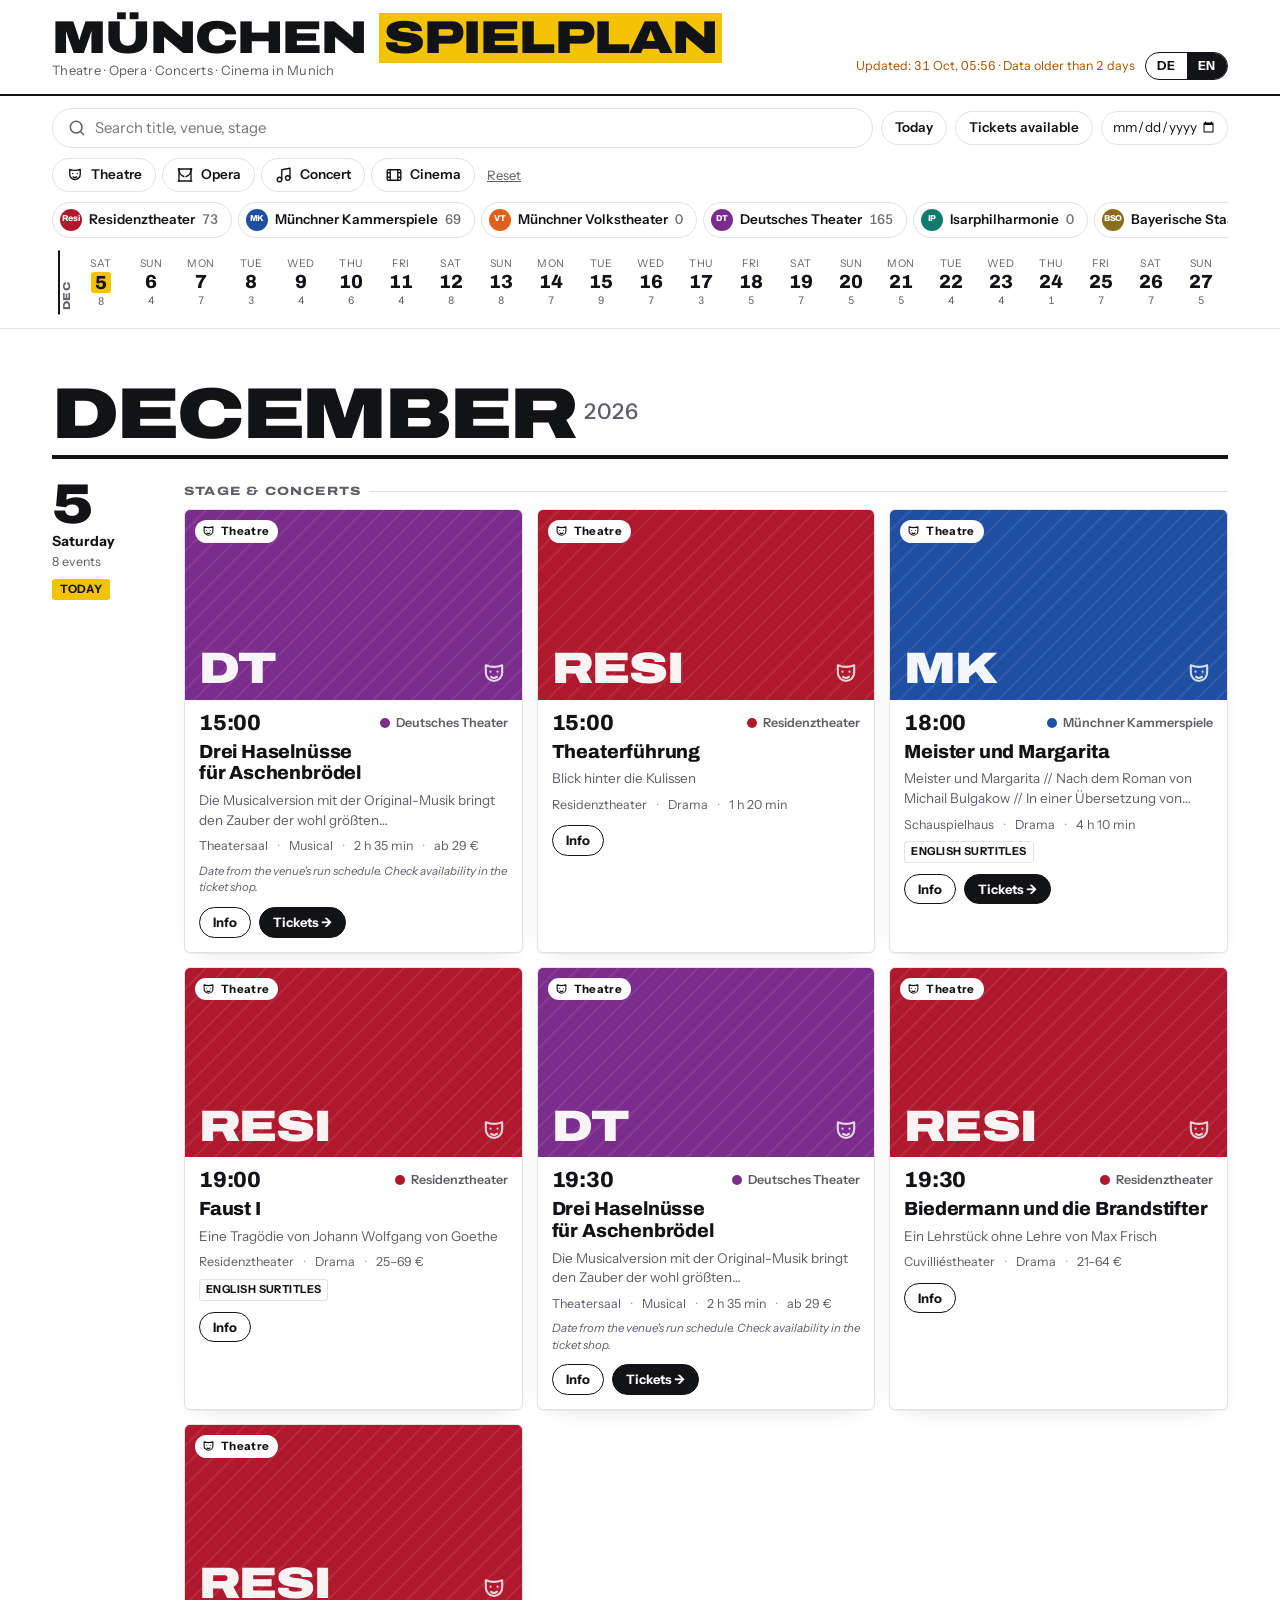
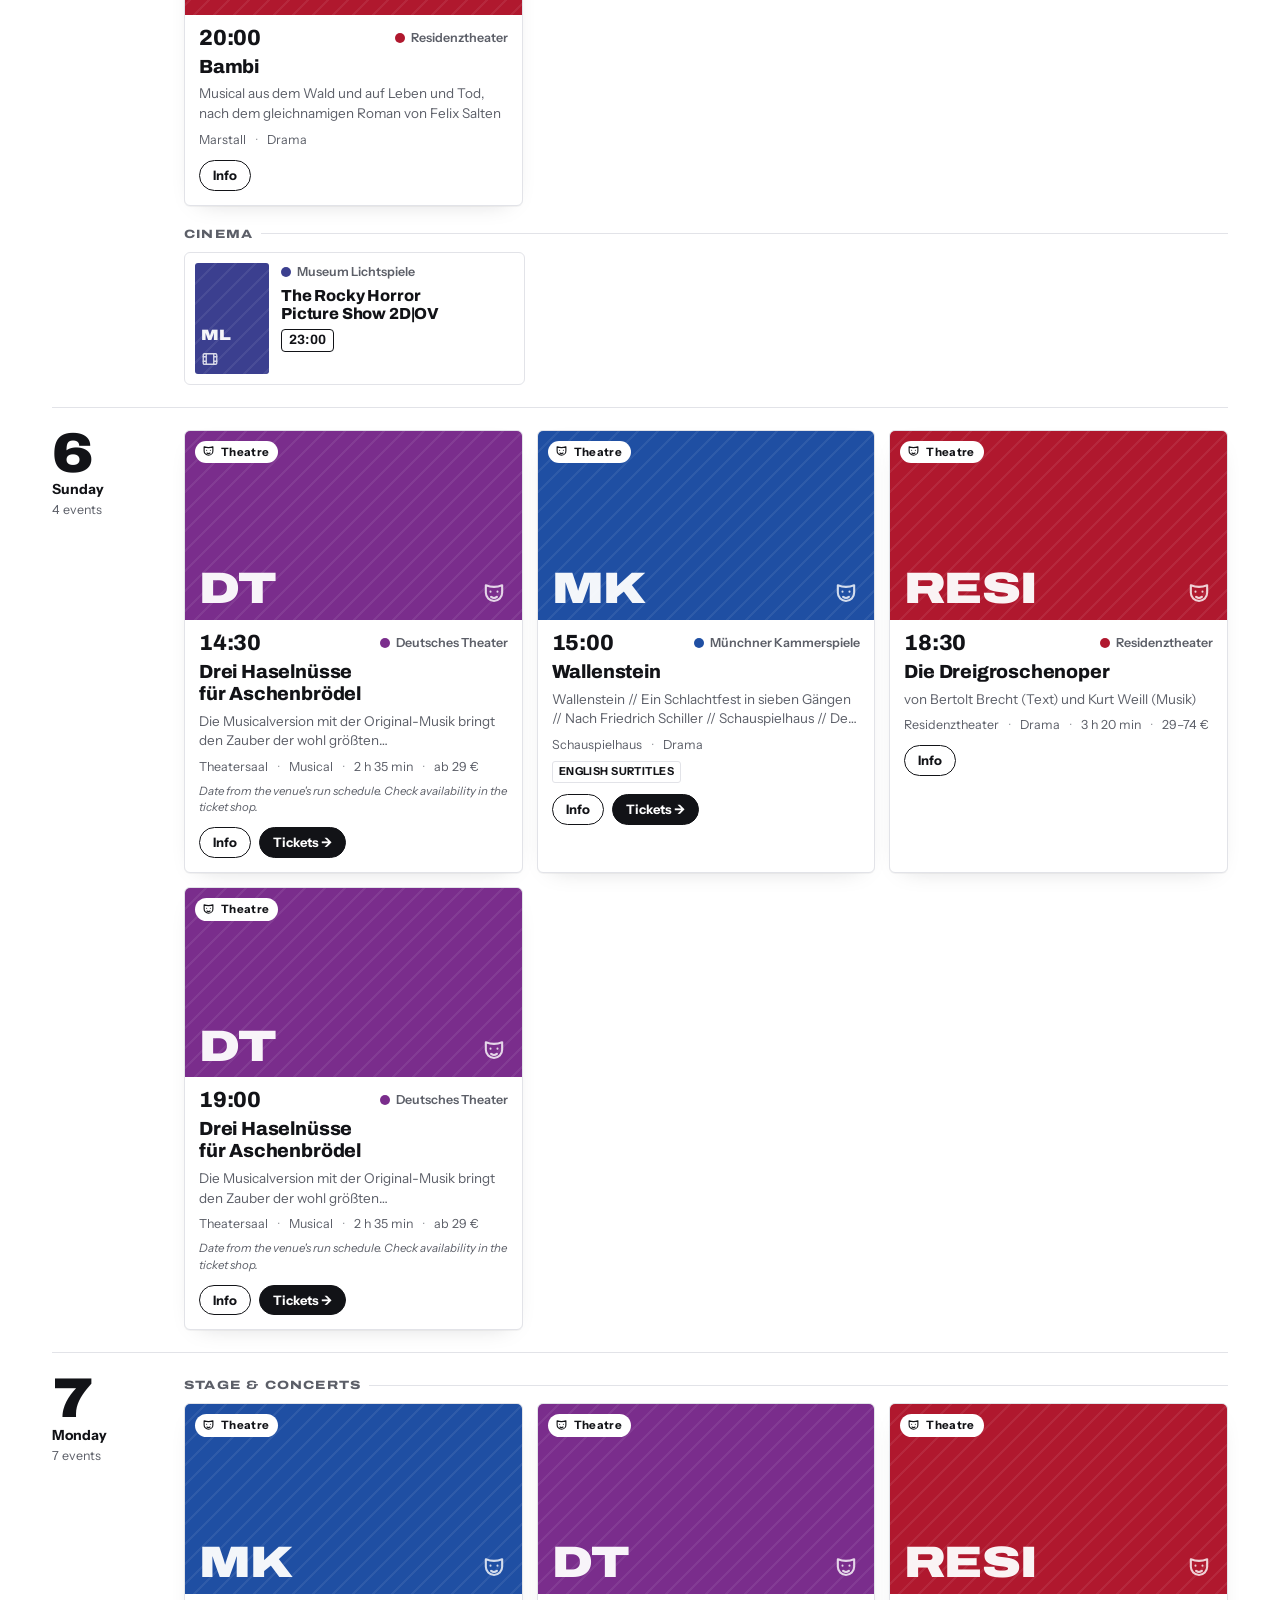
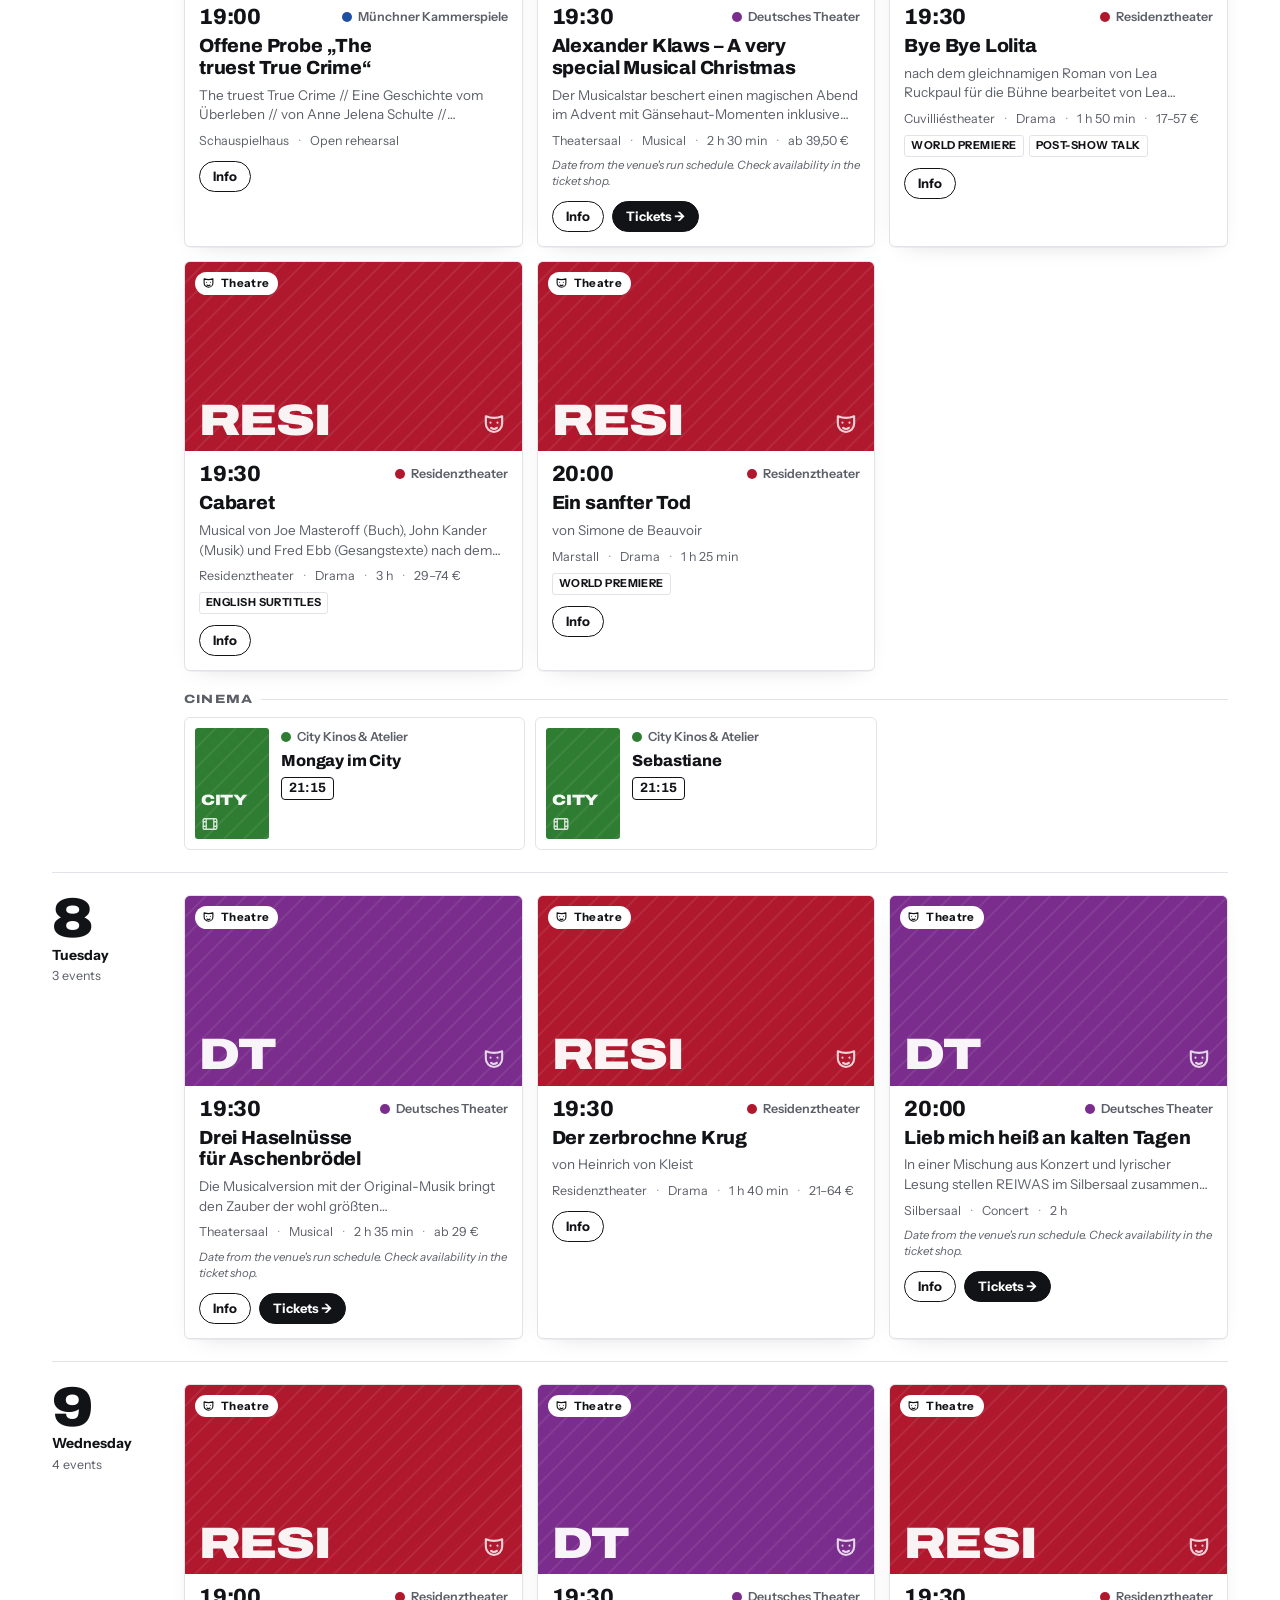
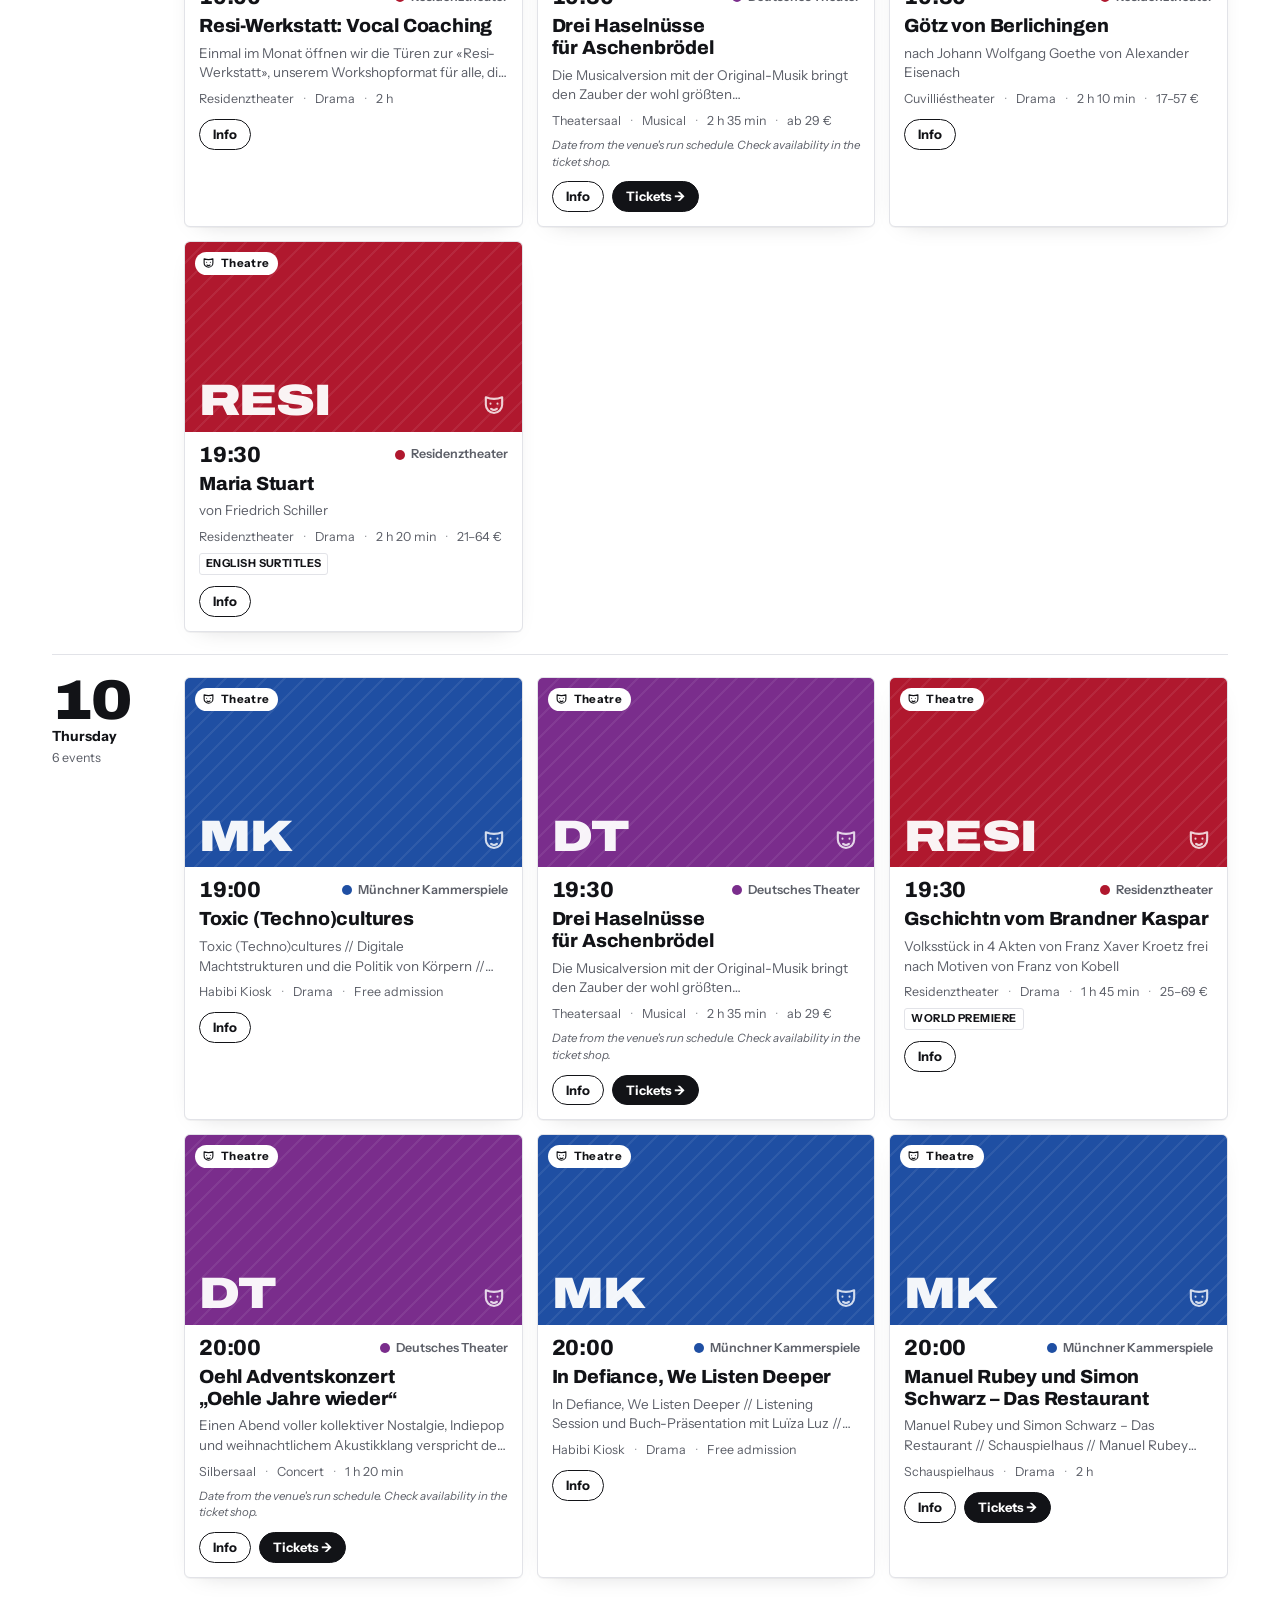
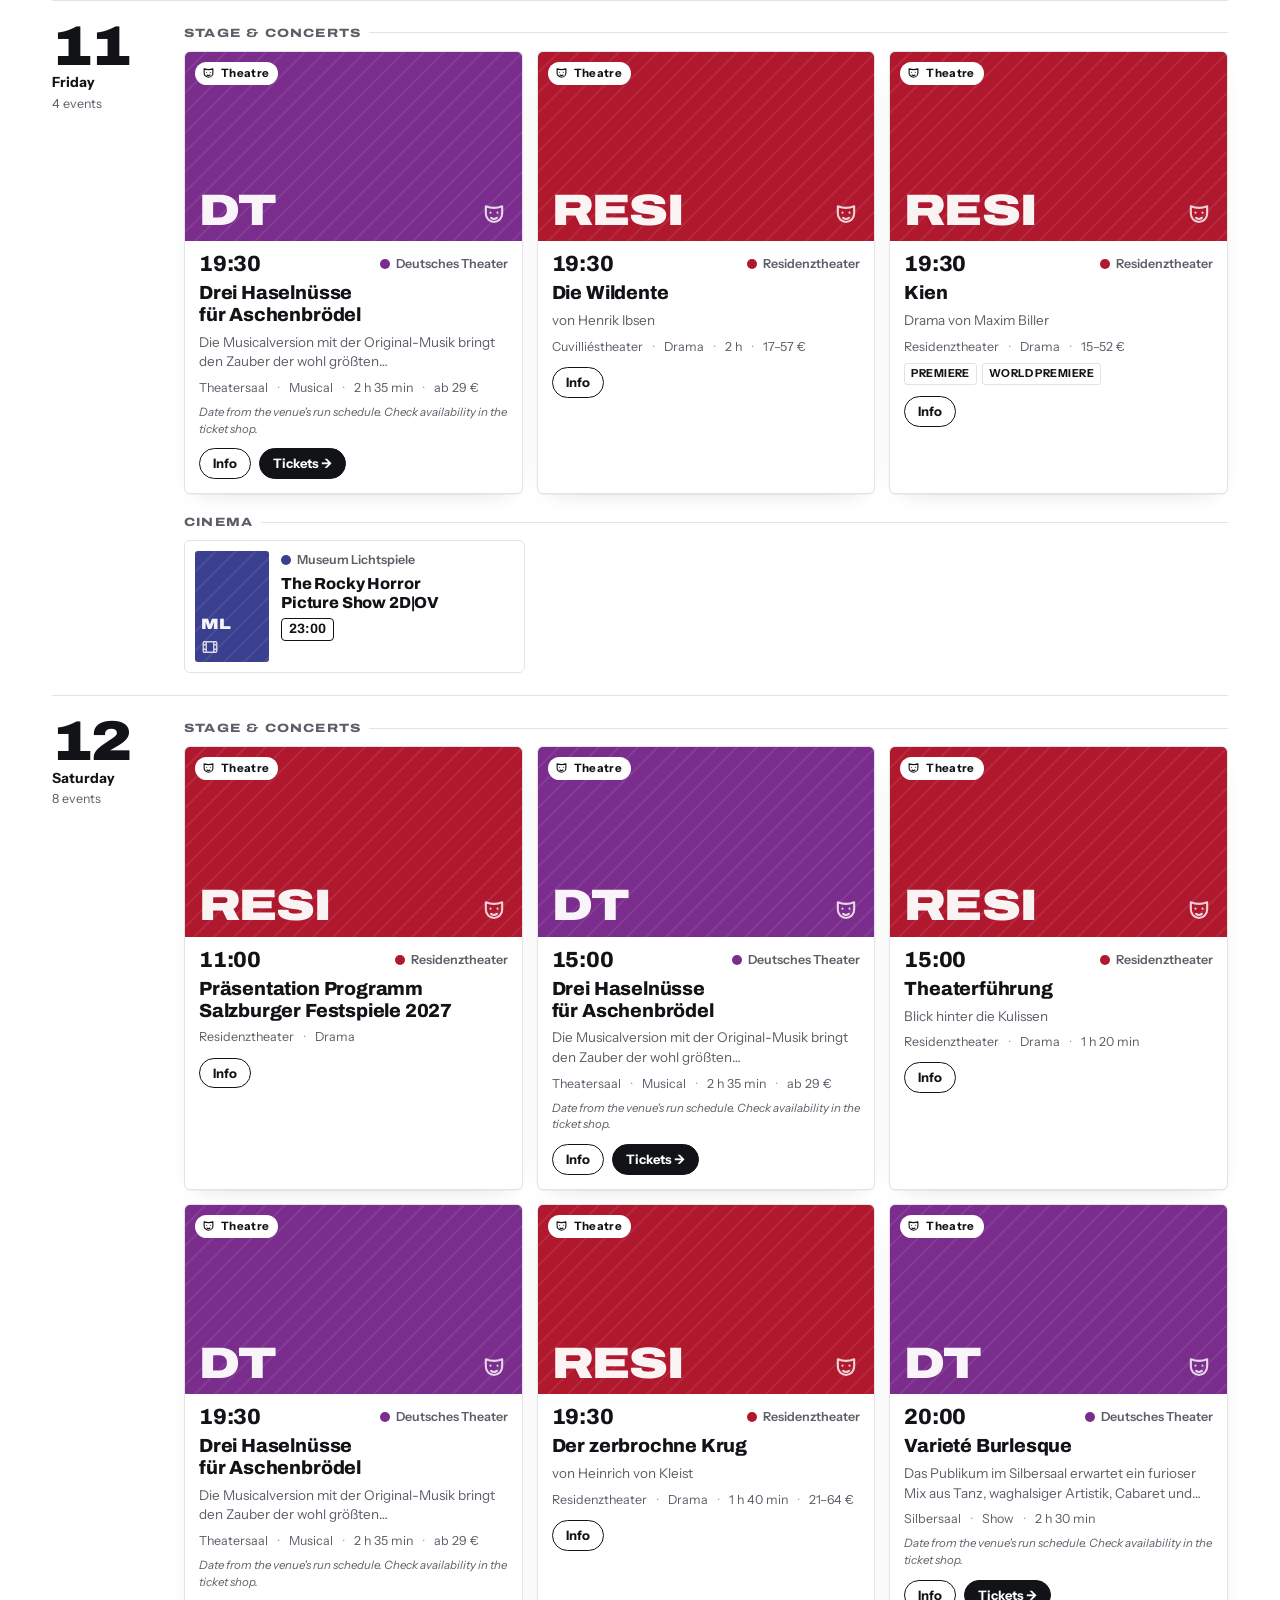
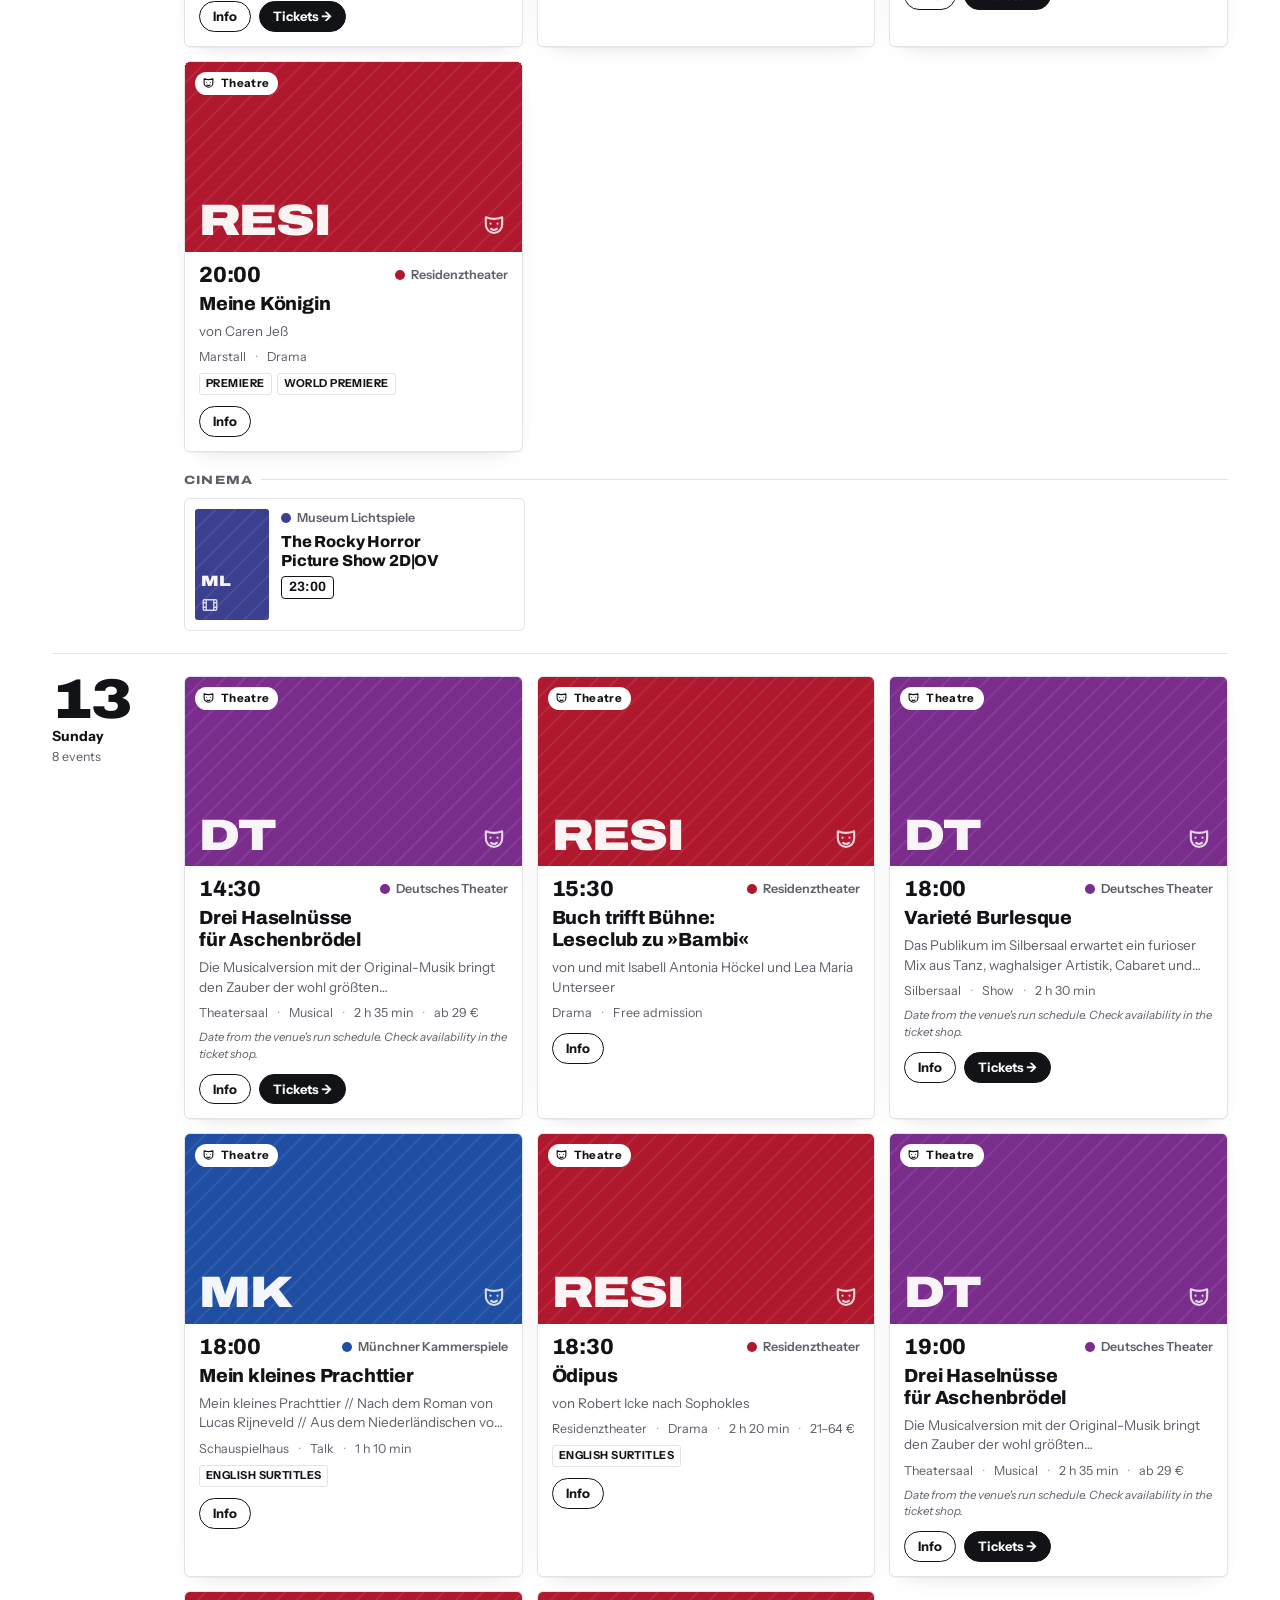
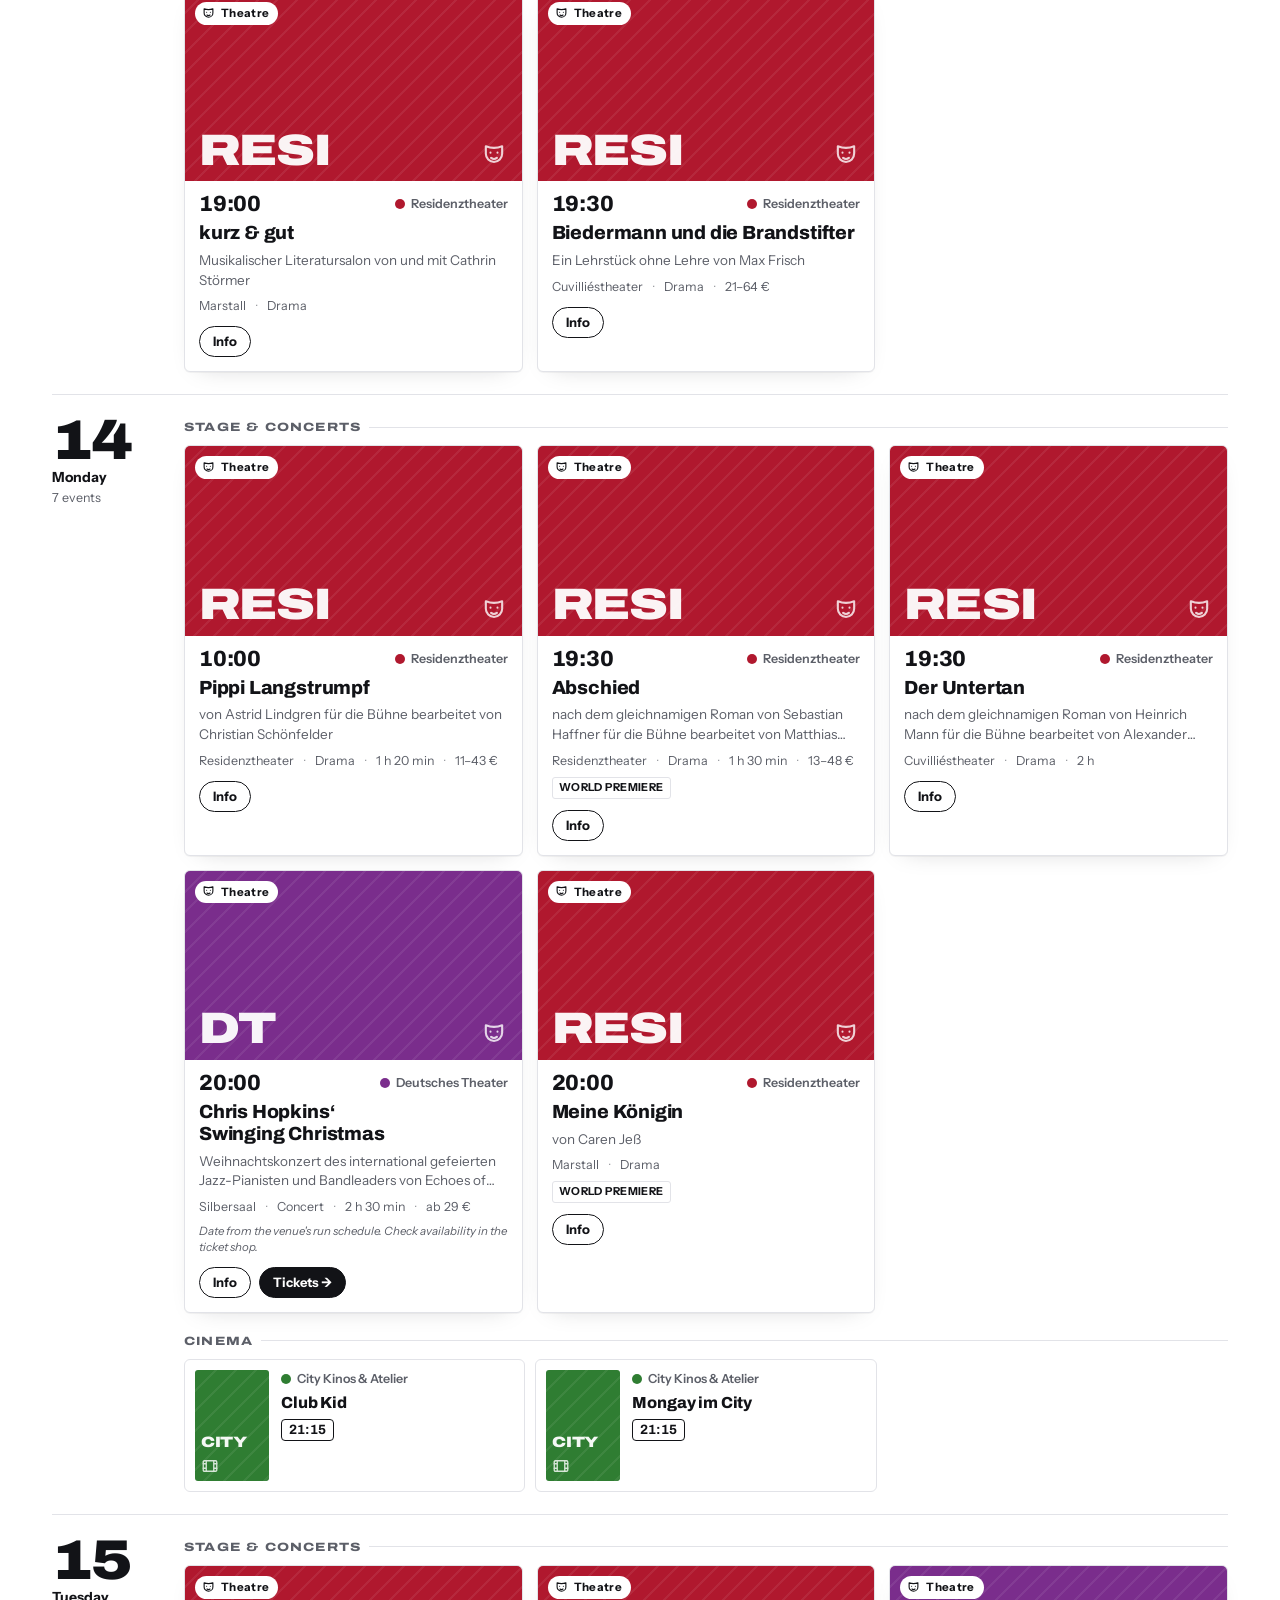
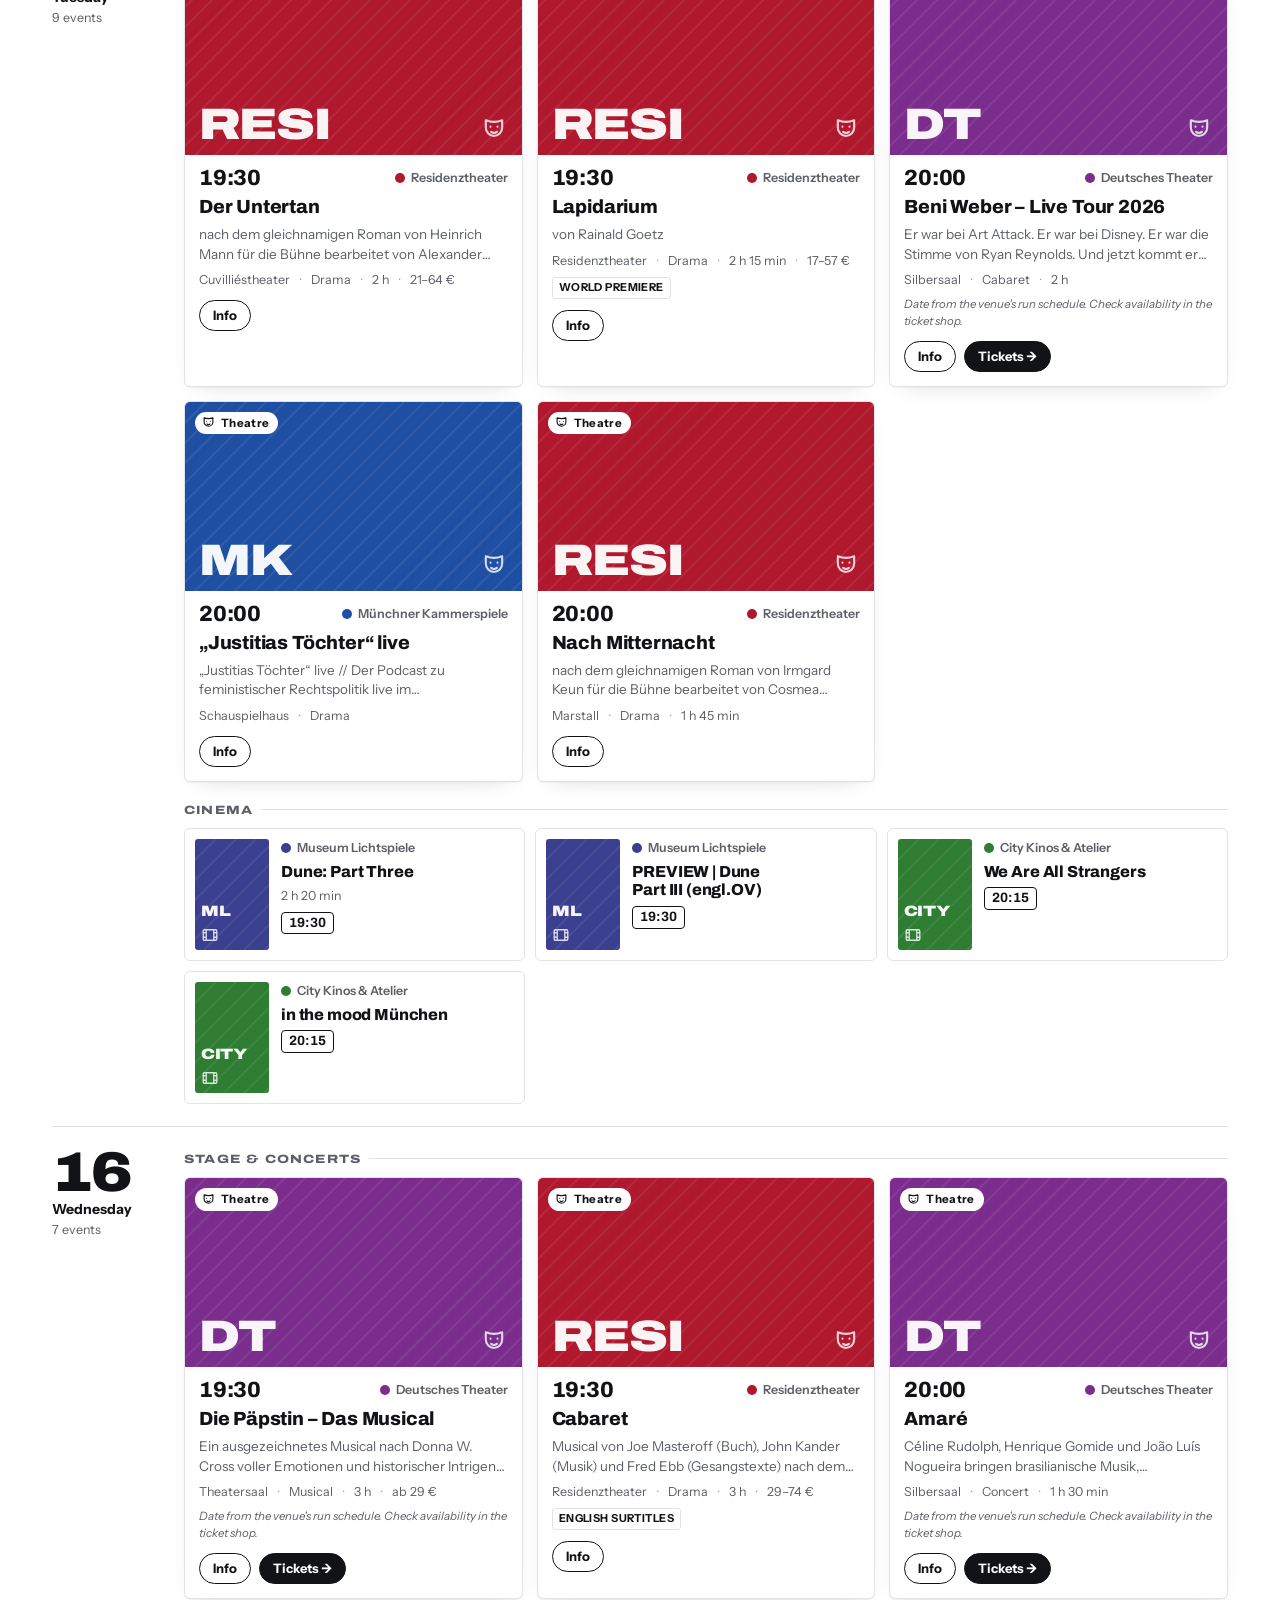
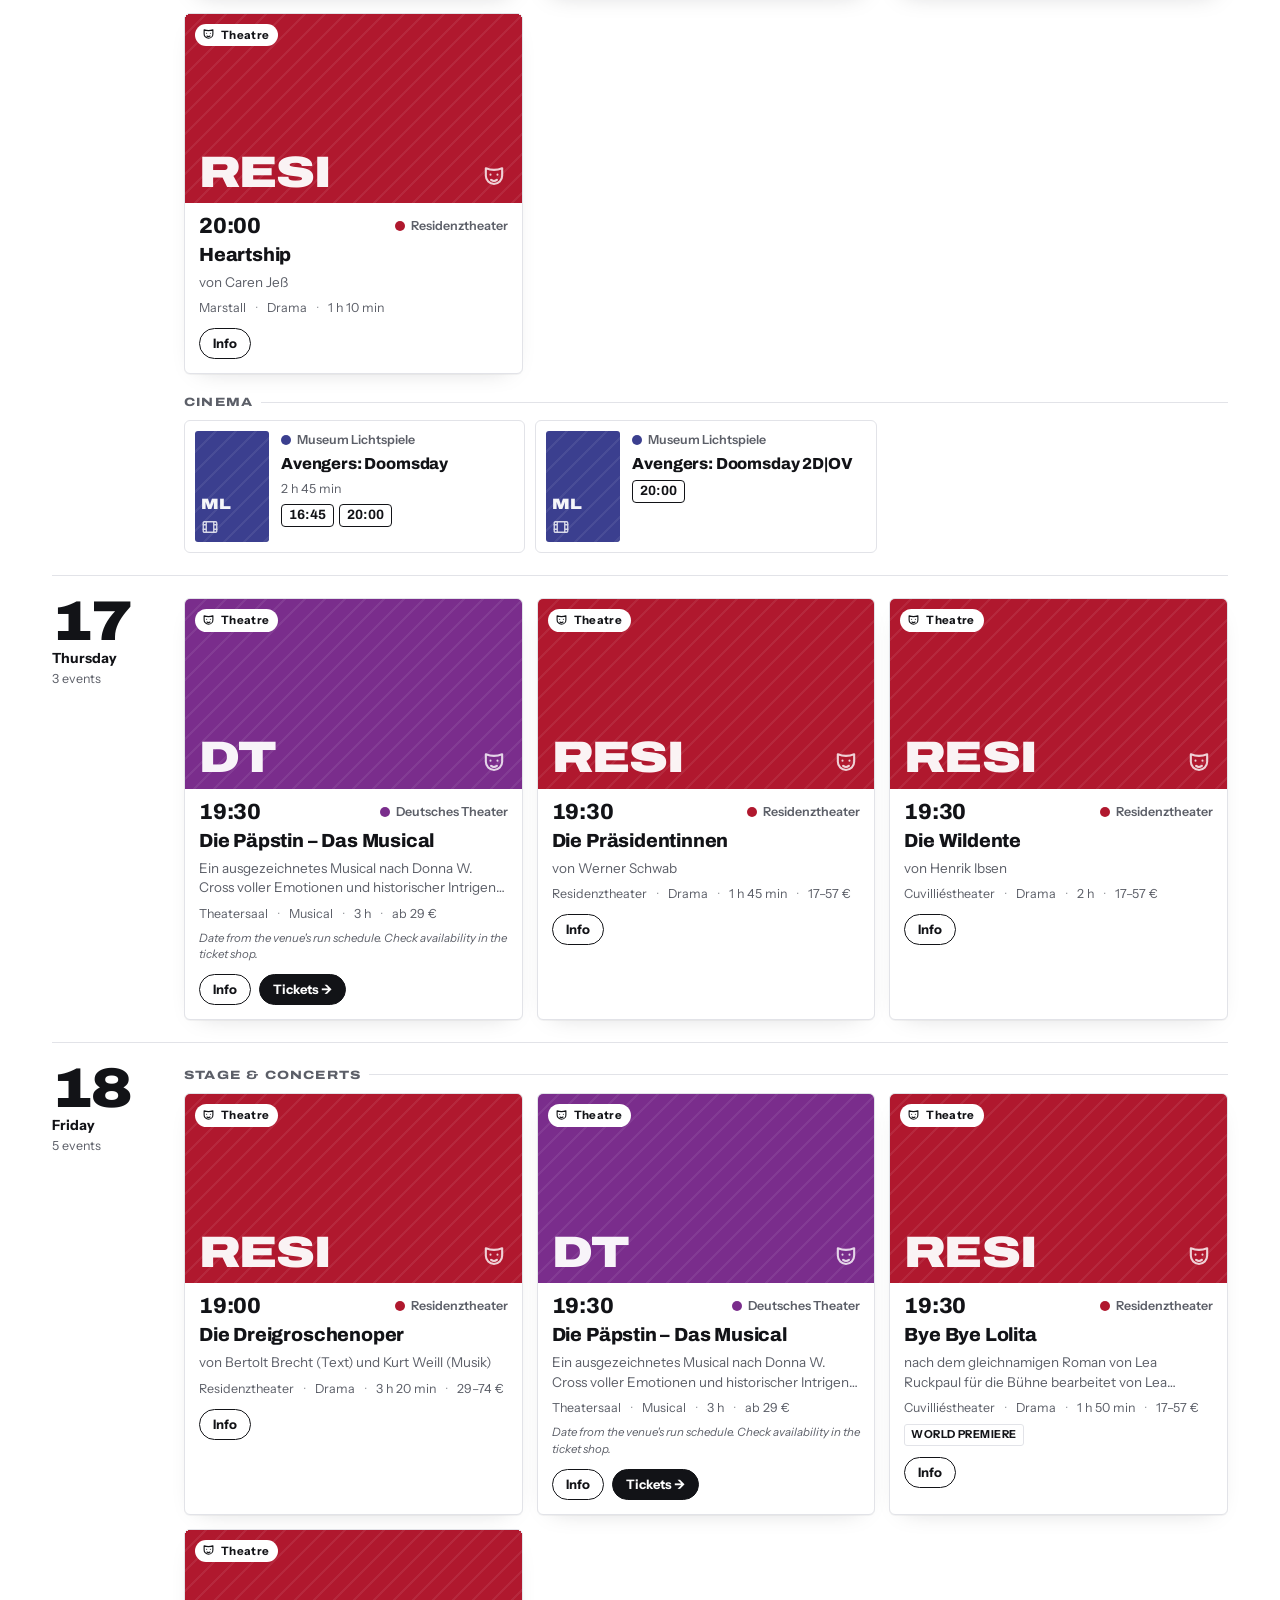
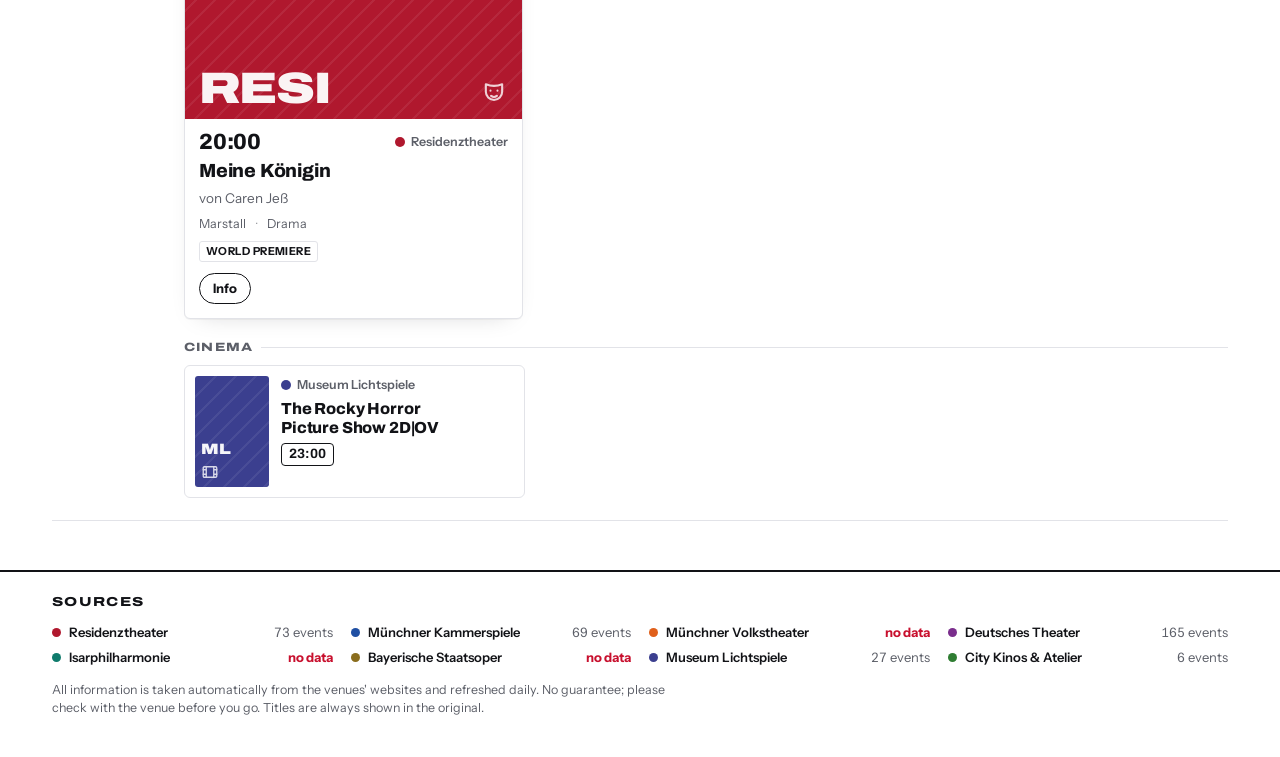
<file: index.html>
<!doctype html>
<html lang="de">
<head>
  <meta charset="utf-8">
  <meta name="viewport" content="width=device-width, initial-scale=1, viewport-fit=cover">
  <title>Münchner Spielplan</title>
  <meta name="description" content="Theater, Oper, Konzert und Kino in München: alle Termine an einem Ort, täglich aktualisiert.">
  <link rel="preconnect" href="https://fonts.googleapis.com">
  <link rel="preconnect" href="https://fonts.gstatic.com" crossorigin>
  <link rel="stylesheet" href="https://fonts.googleapis.com/css2?family=Archivo:wdth,wght@62..125,400..900&family=Instrument+Sans:wght@400..700&display=swap">
  <link rel="stylesheet" href="style.css">
</head>
<body>
<!-- BODY:START -->
<header class="masthead">
  <div class="wrap">
    <a class="brand" href="#top" id="top">
      <span class="brand-name">München <span>Spielplan</span></span>
      <span class="brand-sub" id="brand-sub">Theater · Oper · Konzert · Kino in München</span>
    </a>
    <div class="mast-right">
      <span class="updated" id="updated"></span>
      <div class="lang" role="group" aria-label="Sprache / Language">
        <button type="button" data-lang="de" aria-pressed="true">DE</button>
        <button type="button" data-lang="en" aria-pressed="false">EN</button>
      </div>
    </div>
  </div>
</header>

<div class="bar">
  <div class="wrap">
    <div class="row">
      <label class="search" for="q">
        <svg class="ico" viewBox="0 0 24 24" aria-hidden="true"><circle cx="11" cy="11" r="7"/><path d="m20 20-3.5-3.5"/></svg>
        <input id="q" type="search" autocomplete="off">
      </label>
      <button class="toggle" id="today" type="button" aria-pressed="false">Heute</button>
      <button class="toggle" id="available" type="button" aria-pressed="false">Nur mit Karten</button>
      <input class="date-jump" id="date" type="date">
      <button class="chip filter-toggle" id="filter-toggle" type="button" aria-expanded="false" aria-controls="more-filters">Filter</button>
    </div>
    <div class="more-filters" id="more-filters">
      <div class="row"><div class="chips" id="cats" aria-label="Kategorie"></div><button class="clear" id="clear" type="button">Zurücksetzen</button></div>
      <div class="chips" id="venues" aria-label="Häuser"></div>
    </div>
    <nav class="strip" id="strip" aria-label="Tage"></nav>
  </div>
</div>

<main class="wrap">
  <p class="status-msg" id="status-msg" role="status"></p>
  <div id="programme"></div>
</main>

<footer>
  <div class="wrap">
    <h2 class="sources-h" id="sources-h">Quellen</h2>
    <div class="sources" id="sources"></div>
    <p class="fine" id="fine"></p>
  </div>
</footer>
<!-- BODY:END -->
<script src="app.js" defer></script>
</body>
</html>
</file>
<file: style.css>
/* Layout: a poster-style programme. Month titles as heavy expanded type with a rule,
   each day a block with a big date column and event cards; filters stay pinned on top. */
:root {
  --paper: #ffffff;
  --ink: #121317;
  --muted: #5c5f68;
  --line: #e2e3e8;
  --soft: #f2f3f5;
  --gold: #f4c300;          /* Munich black & gold */
  --on-gold: #121317;
  --sold: #c8102e;
  --few: #a85400;
  --cancel: #6b6f78;
  --c-theatre: #c4122f;
  --c-opera: #8f5f00;
  --c-concert: #00766a;
  --c-cinema: #3b3fa6;
  --shadow: 0 1px 0 rgba(18, 19, 23, .04), 0 8px 24px -16px rgba(18, 19, 23, .25);

  --display: "Archivo", "Arial Narrow", "Helvetica Neue", Arial, sans-serif;
  --body: "Instrument Sans", "Helvetica Neue", Arial, sans-serif;

  --radius: 6px;
  --max: 1240px;
  --gutter: clamp(16px, 3vw, 32px);
  color-scheme: light;
}
@media (prefers-color-scheme: dark) {
  :root:not([data-theme="light"]) {
    --paper: #121317; --ink: #f1f1f3; --muted: #a2a5ae; --line: #2a2c33; --soft: #1c1e24;
    --gold: #f4c300; --on-gold: #121317; --sold: #ff6b7f; --few: #f0a24a; --cancel: #9a9ea8;
    --c-theatre: #ff5a6e; --c-opera: #e2b04a; --c-concert: #3cc4b1; --c-cinema: #8f93ff;
    --shadow: 0 1px 0 rgba(0, 0, 0, .3), 0 8px 24px -16px rgba(0, 0, 0, .8);
    color-scheme: dark;
  }
}
:root[data-theme="dark"] {
  --paper: #121317; --ink: #f1f1f3; --muted: #a2a5ae; --line: #2a2c33; --soft: #1c1e24;
  --gold: #f4c300; --on-gold: #121317; --sold: #ff6b7f; --few: #f0a24a; --cancel: #9a9ea8;
  --c-theatre: #ff5a6e; --c-opera: #e2b04a; --c-concert: #3cc4b1; --c-cinema: #8f93ff;
  --shadow: 0 1px 0 rgba(0, 0, 0, .3), 0 8px 24px -16px rgba(0, 0, 0, .8);
  color-scheme: dark;
}

* { box-sizing: border-box; }
html { -webkit-text-size-adjust: 100%; }
body {
  margin: 0; background: var(--paper); color: var(--ink);
  font: 400 15px/1.45 var(--body);
}
a { color: inherit; }
img { max-width: 100%; display: block; }
button, input, select { font: inherit; color: inherit; }
:focus-visible { outline: 3px solid var(--gold); outline-offset: 2px; }
.wrap { max-width: var(--max); margin: 0 auto; padding-inline: var(--gutter); }
.sr-only { position: absolute; width: 1px; height: 1px; overflow: hidden; clip: rect(0 0 0 0); white-space: nowrap; }

/* ---------- masthead */
.masthead { border-bottom: 2px solid var(--ink); }
.masthead .wrap { display: flex; align-items: flex-end; justify-content: space-between; gap: 16px; padding-block: 18px 14px; flex-wrap: wrap; }
.brand { text-decoration: none; display: grid; gap: 2px; }
.brand-name {
  font: 900 clamp(28px, 5vw, 46px)/.9 var(--display); font-stretch: 125%;
  letter-spacing: -.02em; text-transform: uppercase;
}
.brand-name span { background: var(--gold); color: var(--on-gold); padding: 0 .12em; }
.brand-sub { font-size: 13px; color: var(--muted); letter-spacing: .02em; }
.mast-right { display: flex; align-items: center; gap: 10px; flex-wrap: wrap; }
.updated { font-size: 12.5px; color: var(--muted); font-variant-numeric: tabular-nums; }
.updated.stale { color: var(--few); }
.lang { display: inline-flex; border: 1.5px solid var(--ink); border-radius: 999px; overflow: hidden; }
.lang button { background: none; border: 0; padding: 4px 11px; font-weight: 700; font-size: 12.5px; letter-spacing: .06em; cursor: pointer; }
.lang button[aria-pressed="true"] { background: var(--ink); color: var(--paper); }
.preview-note { background: var(--gold); color: var(--on-gold); font-size: 13px; }
.preview-note .wrap { padding-block: 8px; }

/* ---------- sticky filter bar */
.bar {
  position: sticky; top: env(safe-area-inset-top, 0px); z-index: 20;
  background: var(--paper); border-bottom: 1px solid var(--line);
}
.bar .wrap { display: grid; gap: 10px; padding-block: 12px 10px; }
.row { display: flex; gap: 8px; align-items: center; flex-wrap: wrap; min-width: 0; }
.search {
  flex: 1 1 220px; min-width: 0; display: flex; align-items: center; gap: 8px;
  border: 1.5px solid var(--line); border-radius: 999px; padding: 6px 14px; background: var(--paper);
}
.search:focus-within { border-color: var(--ink); }
.search input { border: 0; outline: 0; background: none; width: 100%; min-width: 0; padding: 2px 0; }
.search svg { flex: none; color: var(--muted); }
.toggle, .chip {
  display: inline-flex; align-items: center; gap: 7px; cursor: pointer; user-select: none;
  border: 1.5px solid var(--line); background: var(--paper); border-radius: 999px;
  padding: 6px 13px; font-size: 13.5px; font-weight: 600; white-space: nowrap;
}
.toggle:hover, .chip:hover { border-color: var(--ink); }
.toggle[aria-pressed="true"] { background: var(--gold); color: var(--on-gold); border-color: var(--gold); }
.chip[aria-pressed="true"] { background: var(--ink); color: var(--paper); border-color: var(--ink); }
.chip .ico { width: 18px; height: 18px; }
.chip .bub {
  width: 22px; height: 22px; border-radius: 50%; display: inline-grid; place-items: center;
  color: #fff; font: 800 8.5px/1 var(--display); font-stretch: 100%; letter-spacing: -.01em; margin-left: -6px;
}
.chip .n { font-weight: 500; opacity: .6; font-variant-numeric: tabular-nums; }
.date-jump { border: 1.5px solid var(--line); border-radius: 999px; padding: 5px 10px; background: var(--paper); font-size: 13.5px; }
.chips { display: flex; gap: 6px; overflow-x: auto; scrollbar-width: none; padding-bottom: 2px; min-width: 0; }
.chips::-webkit-scrollbar { display: none; }
.more-filters { display: grid; gap: 8px; }
.filter-toggle { display: none; }
.clear { background: none; border: 0; text-decoration: underline; color: var(--muted); cursor: pointer; font-size: 13px; padding: 4px; }

/* day strip */
.strip { display: flex; gap: 4px; overflow-x: auto; scrollbar-width: thin; padding-bottom: 4px; min-width: 0; scroll-behavior: smooth; }
.strip .m {
  flex: none; writing-mode: vertical-rl; transform: rotate(180deg); font: 800 10px/1 var(--display);
  font-stretch: 125%; text-transform: uppercase; letter-spacing: .08em; color: var(--muted);
  padding: 4px 2px; border-right: 2px solid var(--ink); margin-left: 6px;
}
.strip a {
  flex: none; display: grid; justify-items: center; gap: 1px; text-decoration: none;
  min-width: 46px; padding: 5px 6px 4px; border-radius: var(--radius); border: 1.5px solid transparent;
}
.strip a:hover { border-color: var(--line); }
.strip .wd { font-size: 10.5px; text-transform: uppercase; letter-spacing: .06em; color: var(--muted); }
.strip .dn { font: 800 19px/1 var(--display); font-variant-numeric: tabular-nums; }
.strip .ct { font-size: 10.5px; color: var(--muted); font-variant-numeric: tabular-nums; }
.strip a.today .dn { background: var(--gold); color: var(--on-gold); padding: 1px 4px; border-radius: 3px; }
.strip a.current { border-color: var(--ink); }

/* ---------- programme */
main { padding-block: 8px 48px; }
.status-msg { padding-block: 40px; color: var(--muted); font-size: 16px; max-width: 60ch; }
.month {
  margin: 44px 0 0; padding-bottom: 8px; border-bottom: 4px solid var(--ink);
  font: 900 clamp(34px, 6.5vw, 72px)/.92 var(--display); font-stretch: 125%;
  letter-spacing: -.03em; text-transform: uppercase; text-wrap: balance;
}
.month small { font: 500 .3em/1 var(--body); letter-spacing: .04em; color: var(--muted); margin-left: .4em; vertical-align: .9em; }
.day { display: grid; grid-template-columns: 112px minmax(0, 1fr); gap: 20px; padding-block: 22px; border-bottom: 1px solid var(--line); }
.day-head { position: sticky; top: var(--bar-h, 150px); align-self: start; display: grid; gap: 2px; }
.day-num { font: 900 56px/.85 var(--display); font-stretch: 112%; font-variant-numeric: tabular-nums; letter-spacing: -.03em; }
.day-wd { font-weight: 700; font-size: 14px; }
.day-ct { font-size: 12.5px; color: var(--muted); }
.today-badge { justify-self: start; margin-top: 6px; background: var(--gold); color: var(--on-gold); font-weight: 700; font-size: 11.5px; letter-spacing: .06em; text-transform: uppercase; padding: 2px 8px; border-radius: 3px; }
.day-body { display: grid; gap: 18px; min-width: 0; }
.sub-h { margin: 4px 0 -6px; font: 800 12px/1 var(--display); font-stretch: 125%; text-transform: uppercase; letter-spacing: .1em; color: var(--muted); display: flex; align-items: center; gap: 8px; }
.sub-h::after { content: ""; flex: 1; height: 1px; background: var(--line); }

.cards { display: grid; gap: 14px; grid-template-columns: repeat(auto-fill, minmax(min(100%, 260px), 1fr)); }
.ev {
  display: flex; flex-direction: column; min-width: 0; background: var(--paper);
  border: 1px solid var(--line); border-radius: var(--radius); overflow: hidden; box-shadow: var(--shadow);
}
.media { position: relative; aspect-ratio: 16 / 9; max-width: 100%; background: var(--soft); overflow: hidden; display: block; }
.media img { width: 100%; height: 100%; object-fit: cover; transition: transform .4s ease; }
.ev:hover .media img { transform: scale(1.03); }
.ph {
  position: absolute; inset: 0; display: flex; align-items: flex-end; justify-content: space-between; gap: 8px;
  padding: 12px 14px; color: #fff; overflow: hidden;
}
.ph .ph-short { font: 900 44px/.85 var(--display); font-stretch: 125%; text-transform: uppercase; opacity: .95; letter-spacing: -.02em; }
.ph .ph-ico { width: 28px; height: 28px; flex: none; opacity: .8; }
.ph::after { content: ""; position: absolute; inset: 0; background: repeating-linear-gradient(135deg, rgba(255,255,255,.07) 0 2px, transparent 2px 14px); pointer-events: none; }
.cat-badge {
  position: absolute; left: 10px; top: 10px; display: inline-flex; align-items: center; gap: 5px;
  background: var(--paper); color: var(--ink); border-radius: 999px; padding: 3px 9px 3px 6px;
  font-size: 11.5px; font-weight: 700; letter-spacing: .03em;
}
.cat-badge .ico { width: 15px; height: 15px; }
.ev-body { display: grid; gap: 7px; padding: 12px 14px 14px; flex: 1; align-content: start; }
.ev-top { display: flex; align-items: center; justify-content: space-between; gap: 8px; min-width: 0; }
.time { font: 800 22px/1 var(--display); font-variant-numeric: tabular-nums; letter-spacing: -.01em; }
.venue {
  display: inline-flex; align-items: center; gap: 6px; min-width: 0;
  font-size: 12.5px; font-weight: 600; color: var(--muted);
}
.venue i { width: 10px; height: 10px; border-radius: 50%; flex: none; }
.venue b { font-weight: 600; overflow: hidden; text-overflow: ellipsis; white-space: nowrap; }
.ev-title { margin: 0; font: 800 19px/1.15 var(--display); letter-spacing: -.01em; text-wrap: balance; overflow-wrap: anywhere; }
.ev-title a { text-decoration: none; }
.ev-title a:hover { text-decoration: underline; text-decoration-thickness: 2px; text-underline-offset: 3px; }
.ev-sub { margin: 0; font-size: 13.5px; color: var(--muted); display: -webkit-box; -webkit-line-clamp: 2; -webkit-box-orient: vertical; overflow: hidden; }
.meta { margin: 0; font-size: 12.5px; color: var(--muted); display: flex; flex-wrap: wrap; gap: 2px 10px; }
.meta span:not(:last-child)::after { content: "·"; margin-left: 10px; opacity: .6; }
.tags { display: flex; flex-wrap: wrap; gap: 5px; }
.tag { font-size: 11px; font-weight: 700; letter-spacing: .04em; text-transform: uppercase; border: 1px solid var(--line); border-radius: 3px; padding: 2px 6px; }
.state { font-size: 11px; font-weight: 800; letter-spacing: .05em; text-transform: uppercase; border-radius: 3px; padding: 2px 7px; color: var(--paper); }
.state.sold_out { background: var(--sold); }
.state.few { background: var(--few); }
.state.cancelled { background: var(--cancel); }
.note { font-size: 11.5px; color: var(--muted); font-style: italic; }
.actions { display: flex; gap: 8px; margin-top: 4px; flex-wrap: wrap; }
.btn {
  display: inline-flex; align-items: center; gap: 6px; text-decoration: none; font-size: 13px; font-weight: 700;
  border: 1.5px solid var(--ink); border-radius: 999px; padding: 5px 13px;
}
.btn:hover { background: var(--soft); }
.btn.primary { background: var(--ink); color: var(--paper); }
.btn.primary:hover { opacity: .88; background: var(--ink); }
.ev.is-sold_out .media img, .ev.is-cancelled .media img { filter: grayscale(.85); opacity: .7; }
.ev.is-cancelled .ev-title { text-decoration: line-through; text-decoration-thickness: 2px; }

/* cinema */
.films { display: grid; gap: 10px; grid-template-columns: repeat(auto-fill, minmax(min(100%, 340px), 1fr)); }
.film {
  display: grid; grid-template-columns: 74px minmax(0, 1fr); gap: 12px; min-width: 0;
  border: 1px solid var(--line); border-radius: var(--radius); padding: 10px; background: var(--paper);
}
.poster { position: relative; aspect-ratio: 2 / 3; max-width: 100%; border-radius: 3px; overflow: hidden; background: var(--soft); }
.poster img { width: 100%; height: 100%; object-fit: cover; }
.poster .ph { padding: 6px; flex-direction: column; align-items: flex-start; justify-content: flex-end; }
.poster .ph .ph-short { font-size: 15px; }
.poster .ph .ph-ico { width: 18px; height: 18px; }
.film-body { display: grid; gap: 6px; align-content: start; min-width: 0; }
.film .ev-title { font-size: 16px; }
.times { display: flex; flex-wrap: wrap; gap: 5px; }
.t {
  display: inline-flex; align-items: baseline; gap: 4px; text-decoration: none;
  border: 1.5px solid var(--ink); border-radius: 4px; padding: 3px 7px;
  font: 700 13.5px/1.1 var(--display); font-variant-numeric: tabular-nums;
}
.t small { font: 700 9.5px/1 var(--body); letter-spacing: .04em; text-transform: uppercase; color: var(--muted); }
a.t:hover { background: var(--ink); color: var(--paper); }
a.t:hover small { color: var(--paper); }
.t.sold_out { border-color: var(--line); color: var(--muted); text-decoration: line-through; }
.t.past { opacity: .4; }

.more-sentinel { height: 1px; }
.empty { padding: 32px 0; color: var(--muted); }

/* ---------- footer / sources */
footer { border-top: 2px solid var(--ink); }
footer .wrap { padding-block: 24px 40px; display: grid; gap: 14px; }
.sources-h { font: 800 13px/1 var(--display); font-stretch: 125%; text-transform: uppercase; letter-spacing: .1em; margin: 0; }
.sources { display: grid; gap: 6px 18px; grid-template-columns: repeat(auto-fill, minmax(min(100%, 260px), 1fr)); font-size: 13px; }
.src { display: flex; align-items: center; gap: 8px; min-width: 0; }
.src i { width: 9px; height: 9px; border-radius: 50%; flex: none; }
.src a { text-decoration: none; font-weight: 600; overflow: hidden; text-overflow: ellipsis; white-space: nowrap; }
.src a:hover { text-decoration: underline; }
.src .n { margin-left: auto; color: var(--muted); font-variant-numeric: tabular-nums; white-space: nowrap; }
.src .n.bad { color: var(--sold); font-weight: 700; }
.fine { font-size: 12.5px; color: var(--muted); max-width: 80ch; margin: 0; }

.ico { width: 20px; height: 20px; fill: none; stroke: currentColor; stroke-width: 1.8; stroke-linecap: round; stroke-linejoin: round; }

@media (max-width: 760px) {
  .day { grid-template-columns: minmax(0, 1fr); gap: 12px; padding-block: 18px; }
  .day-head { position: static; display: flex; align-items: baseline; gap: 10px; flex-wrap: wrap; }
  .day-num { font-size: 40px; }
  .today-badge { margin-top: 0; }
  .filter-toggle { display: inline-flex; }
  .more-filters:not(.open) { display: none; }
  .strip a { min-width: 42px; }
}
@media (prefers-reduced-motion: reduce) {
  * { transition: none !important; scroll-behavior: auto !important; }
}
</file>
